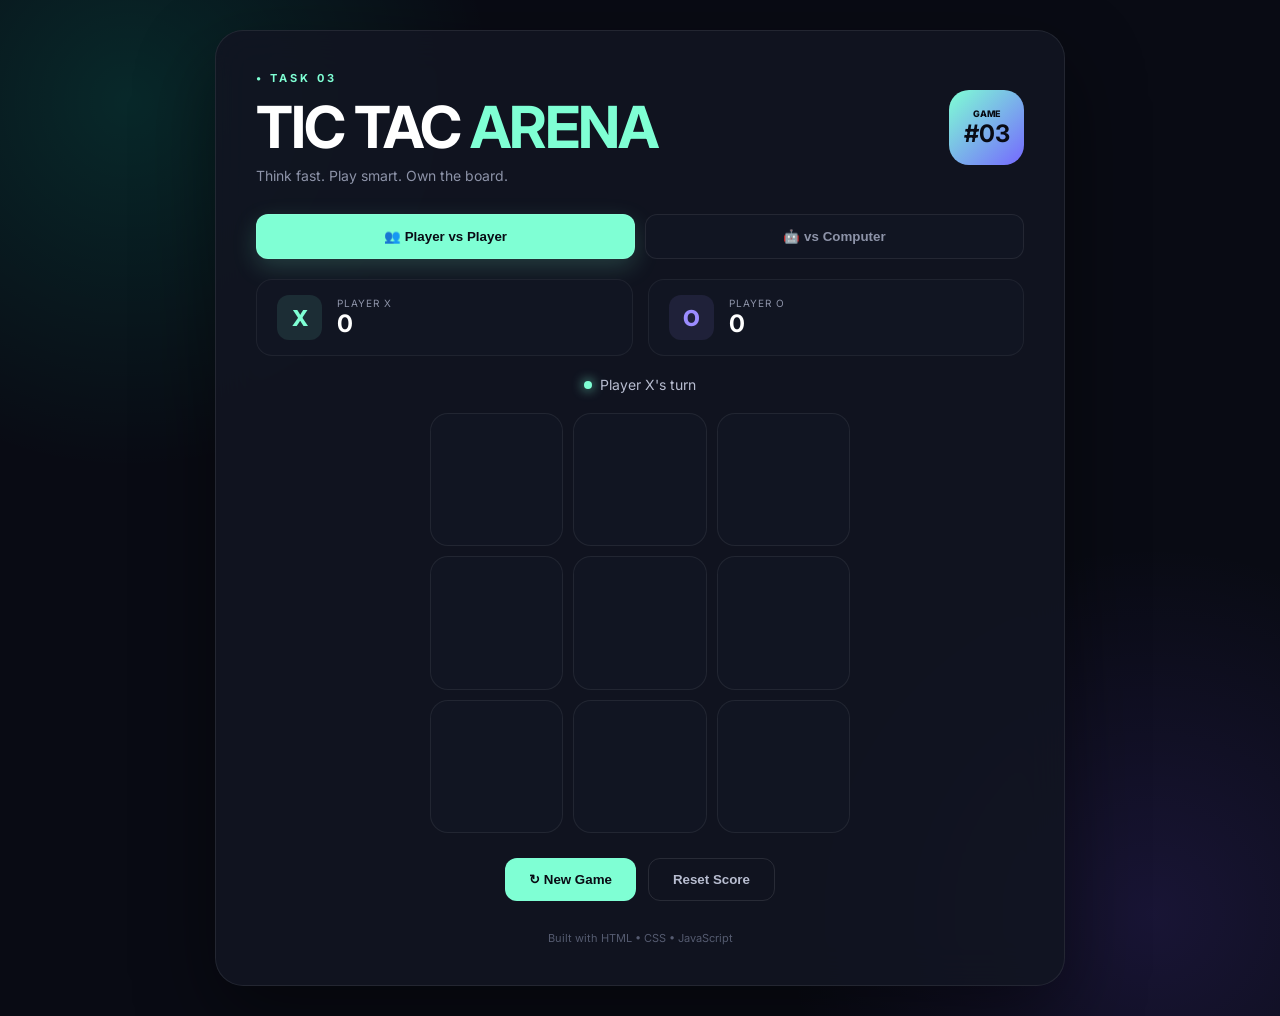
<file: index.html>
<!DOCTYPE html>
<html lang="en">
<head>
    <meta charset="UTF-8">
    <meta name="viewport" content="width=device-width, initial-scale=1.0">

    <title>Tic Tac Arena</title>

    <link rel="stylesheet" href="style.css">
</head>

<body>

    <main class="game-container">

        <!-- Header -->
        <header class="header">
            <div>
                <p class="mini-title"> • TASK 03</p>
                <h1>TIC TAC <span>ARENA</span></h1>
                <p class="subtitle">Think fast. Play smart. Own the board.</p>
            </div>

            <div class="game-badge">
                <span>GAME</span>
                <strong>#03</strong>
            </div>
        </header>


        <!-- Game Mode -->
        <section class="mode-section">

            <button class="mode-btn active" data-mode="pvp">
                👥 Player vs Player
            </button>

            <button class="mode-btn" data-mode="computer">
                🤖 vs Computer
            </button>

        </section>


        <!-- Scoreboard -->
        <section class="scoreboard">

            <div class="score-card">
                <span class="player-symbol x-symbol">X</span>
                <div>
                    <p>PLAYER X</p>
                    <strong id="scoreX">0</strong>
                </div>
            </div>

            <div class="score-card">
                <span class="player-symbol o-symbol">O</span>
                <div>
                    <p>PLAYER O</p>
                    <strong id="scoreO">0</strong>
                </div>
            </div>

        </section>


        <!-- Game Status -->
        <div class="status-box">
            <span class="status-dot"></span>
            <p id="status">Player X's turn</p>
        </div>


        <!-- Game Board -->
        <section class="board" id="board">

            <button class="cell" data-index="0"></button>
            <button class="cell" data-index="1"></button>
            <button class="cell" data-index="2"></button>

            <button class="cell" data-index="3"></button>
            <button class="cell" data-index="4"></button>
            <button class="cell" data-index="5"></button>

            <button class="cell" data-index="6"></button>
            <button class="cell" data-index="7"></button>
            <button class="cell" data-index="8"></button>

        </section>


        <!-- Controls -->
        <section class="controls">

            <button id="newGame" class="primary-btn">
                ↻ New Game
            </button>

            <button id="resetScore" class="secondary-btn">
                Reset Score
            </button>

        </section>


        <!-- Footer -->
        <footer>
            <p>Built with HTML • CSS • JavaScript</p>
        </footer>

    </main>


    <script src="script.js"></script>

</body>
</html>
</file>
<file: style.css>
@import url('https://fonts.googleapis.com/css2?family=Inter:wght@400;500;600;700;800&display=swap');

* {
    margin: 0;
    padding: 0;
    box-sizing: border-box;
}

body {
    min-height: 100vh;
    font-family: 'Inter', sans-serif;

    background:
        radial-gradient(circle at 10% 10%, rgba(0, 255, 200, 0.12), transparent 25%),
        radial-gradient(circle at 90% 90%, rgba(120, 80, 255, 0.14), transparent 25%),
        #090b14;

    color: white;

    display: flex;
    justify-content: center;
    align-items: center;

    padding: 30px;
}


/* Main Container */

.game-container {
    width: 100%;
    max-width: 850px;

    padding: 40px;

    border: 1px solid rgba(255,255,255,0.08);

    border-radius: 28px;

    background: rgba(18, 21, 34, 0.88);

    backdrop-filter: blur(20px);

    box-shadow:
        0 30px 80px rgba(0,0,0,0.45);
}


/* Header */

.header {
    display: flex;
    justify-content: space-between;
    align-items: center;

    margin-bottom: 30px;
}

.mini-title {
    font-size: 11px;
    letter-spacing: 3px;
    color: #7fffd4;
    font-weight: 700;
}

h1 {
    font-size: clamp(34px, 6vw, 58px);
    margin-top: 7px;
    letter-spacing: -2px;
}

h1 span {
    color: #7fffd4;
}

.subtitle {
    color: #8d93a8;
    margin-top: 5px;
    font-size: 14px;
}

.game-badge {
    width: 75px;
    height: 75px;

    border-radius: 20px;

    background: linear-gradient(135deg, #7fffd4, #7568ff);

    display: flex;
    flex-direction: column;

    justify-content: center;
    align-items: center;

    color: #090b14;
}

.game-badge span {
    font-size: 9px;
    font-weight: 800;
}

.game-badge strong {
    font-size: 24px;
}


/* Game Modes */

.mode-section {
    display: flex;
    gap: 10px;

    margin-bottom: 20px;
}

.mode-btn {
    flex: 1;

    padding: 14px;

    border-radius: 12px;

    border: 1px solid rgba(255,255,255,0.08);

    background: #111522;

    color: #8d93a8;

    cursor: pointer;

    font-weight: 600;

    transition: 0.3s;
}

.mode-btn:hover {
    transform: translateY(-2px);
}

.mode-btn.active {
    background: #7fffd4;
    color: #090b14;

    box-shadow: 0 8px 25px rgba(127,255,212,0.18);
}


/* Scoreboard */

.scoreboard {
    display: flex;
    gap: 15px;

    margin-bottom: 20px;
}

.score-card {
    flex: 1;

    display: flex;
    align-items: center;

    gap: 15px;

    padding: 15px 20px;

    border-radius: 16px;

    background: #111522;

    border: 1px solid rgba(255,255,255,0.06);
}

.player-symbol {
    width: 45px;
    height: 45px;

    display: flex;
    justify-content: center;
    align-items: center;

    border-radius: 12px;

    font-size: 22px;
    font-weight: 800;
}

.x-symbol {
    color: #7fffd4;
    background: rgba(127,255,212,0.1);
}

.o-symbol {
    color: #9b8cff;
    background: rgba(155,140,255,0.1);
}

.score-card p {
    color: #8d93a8;
    font-size: 10px;
    letter-spacing: 1px;
}

.score-card strong {
    font-size: 24px;
}


/* Status */

.status-box {
    display: flex;
    justify-content: center;
    align-items: center;

    gap: 8px;

    margin: 15px 0;

    color: #b8bdd0;

    font-size: 14px;
}

.status-dot {
    width: 8px;
    height: 8px;

    background: #7fffd4;

    border-radius: 50%;

    box-shadow: 0 0 12px #7fffd4;
}


/* Board */

.board {
    width: min(420px, 100%);

    aspect-ratio: 1;

    margin: 20px auto;

    display: grid;

    grid-template-columns: repeat(3, 1fr);

    gap: 10px;
}

.cell {
    border: none;

    border-radius: 18px;

    background: #111522;

    border: 1px solid rgba(255,255,255,0.07);

    color: white;

    font-size: clamp(45px, 10vw, 70px);

    font-weight: 800;

    cursor: pointer;

    transition: 0.2s;
}

.cell:hover {
    background: #171c2c;

    transform: scale(1.03);
}

.cell.x {
    color: #7fffd4;

    text-shadow:
        0 0 20px rgba(127,255,212,0.6);
}

.cell.o {
    color: #9b8cff;

    text-shadow:
        0 0 20px rgba(155,140,255,0.6);
}

.cell.winner {
    animation: winnerPulse 0.8s infinite alternate;
}

@keyframes winnerPulse {

    from {
        transform: scale(1);
    }

    to {
        transform: scale(1.05);
    }

}


/* Controls */

.controls {
    display: flex;

    justify-content: center;

    gap: 12px;

    margin-top: 25px;
}

.controls button {
    padding: 13px 24px;

    border-radius: 12px;

    cursor: pointer;

    font-weight: 700;

    transition: 0.3s;
}

.primary-btn {
    border: none;

    background: #7fffd4;

    color: #090b14;
}

.secondary-btn {
    background: transparent;

    border: 1px solid rgba(255,255,255,0.1);

    color: #b8bdd0;
}

.controls button:hover {
    transform: translateY(-3px);
}


/* Footer */

footer {
    text-align: center;

    margin-top: 30px;

    color: #555b70;

    font-size: 11px;
}


/* Responsive */

@media (max-width: 600px) {

    body {
        padding: 15px;
    }

    .game-container {
        padding: 25px 18px;
    }

    .game-badge {
        display: none;
    }

    .score-card {
        padding: 12px;
    }

    .controls {
        flex-direction: column;
    }

    .controls button {
        width: 100%;
    }

}
</file>
